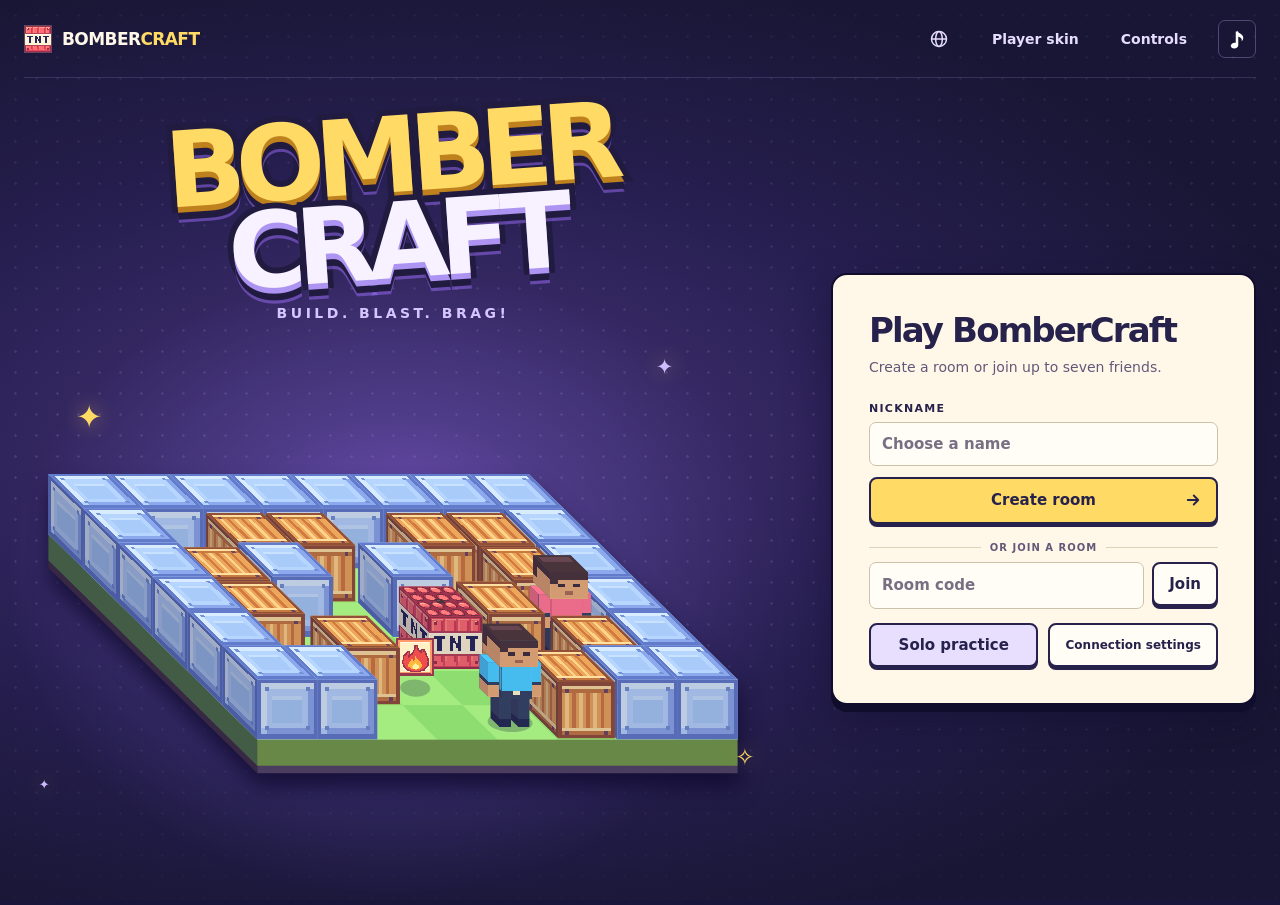
<file: index.html>
<!doctype html>
<html lang="en">
<head>
  <meta charset="utf-8">
  <meta name="viewport" content="width=device-width, initial-scale=1, interactive-widget=resizes-content">
  <meta name="theme-color" content="#19163b">
  <meta name="description" content="BomberCraft is a voxel arena game for up to eight players. Set the fuse and be the last player standing." data-i18n-content="BomberCraft is a voxel arena game for up to eight players. Set the fuse and be the last player standing.">
  <link rel="icon" href="./assets/tnt.svg" type="image/svg+xml">
  <link rel="stylesheet" href="./style.css">
  <title>BomberCraft</title>
</head>
<body>
  <div class="cabinet">
    <header class="topbar">
      <button class="brand" type="button" data-leave aria-label="BomberCraft home" data-i18n-aria-label="BomberCraft home">
        <img src="./assets/tnt.svg" alt="" width="28" height="28">
        <span>BOMBER<span>CRAFT</span></span>
      </button>
      <div class="top-actions">
        <button class="top-button language-button" type="button" data-language aria-label="Language" title="Language" data-i18n-aria-label="Language" data-i18n-title="Language"><svg width="20" height="20" viewBox="0 0 24 24" fill="none" stroke="currentColor" stroke-width="1.8" aria-hidden="true" focusable="false"><circle cx="12" cy="12" r="9"/><ellipse cx="12" cy="12" rx="4" ry="9"/><path d="M3 12h18"/></svg></button>
        <button class="top-button" type="button" data-skin data-i18n="Player skin">Player skin</button>
        <button class="top-button" type="button" data-help data-i18n="Controls">Controls</button>
        <button class="top-button sound-button" type="button" data-sound aria-label="Sound settings" data-i18n-aria-label="Sound settings">
          <img src="./assets/sound_icon.svg" alt="" width="20" height="20">
        </button>
      </div>
    </header>

    <main>
      <section id="home" class="home screen">
        <div class="marquee">
          <h1><span>BOMBER</span><span>CRAFT</span></h1>
          <p data-i18n="BUILD. BLAST. BRAG!">BUILD. BLAST. BRAG!</p>
          <div class="hero-board" aria-hidden="true">
            <span class="spark spark-one">✦</span><span class="spark spark-two">✦</span>
            <span class="spark spark-three">✧</span><span class="spark spark-four">✦</span>
            <canvas id="preview" width="700" height="435"></canvas>
          </div>
        </div>
        <section class="panel home-panel" aria-labelledby="play-title">
          <h2 id="play-title" data-i18n="Play BomberCraft">Play BomberCraft</h2>
          <p class="muted" data-i18n="Create a room or join up to seven friends.">Create a room or join up to seven friends.</p>
          <form id="room-form">
            <label for="nickname" data-i18n="Nickname">Nickname</label>
            <input id="nickname" name="nickname" maxlength="20" autocomplete="nickname" enterkeyhint="go" placeholder="Choose a name" data-i18n-placeholder="Choose a name">
            <button class="button gold full" id="create" type="submit" value="create"><span data-i18n="Create room">Create room</span> <svg class="create-arrow" width="18" height="18" viewBox="0 0 24 24" fill="none" stroke="currentColor" stroke-width="2.5" stroke-linecap="round" stroke-linejoin="round" aria-hidden="true" focusable="false"><path d="M5 12h14m-6-6 6 6-6 6"/></svg></button>
            <div class="divider" data-i18n="or join a room">or join a room</div>
            <div class="join-row">
              <input id="code" name="code" aria-label="Room code" maxlength="32" spellcheck="false" autocomplete="off" autocapitalize="off" autocorrect="off" enterkeyhint="go" placeholder="Room code" data-i18n-aria-label="Room code" data-i18n-placeholder="Room code">
              <button class="button cream" id="join" type="submit" value="join" data-i18n="Join">Join</button>
            </div>
          </form>
          <div class="home-options">
            <button class="button violet full practice" id="practice" type="button" data-i18n="Solo practice">Solo practice</button>
            <button class="button cream" id="connection" type="button" data-connection aria-haspopup="dialog" data-i18n="Connection settings">Connection settings</button>
          </div>
        </section>
      </section>

      <section id="lobby" class="screen centered" hidden>
        <div class="panel lobby-panel">
          <div class="panel-header lobby-header">
            <h1 data-i18n="Party lobby">Party lobby</h1>
            <button class="lobby-code" type="button" id="copy-code" title="Copy party code" data-i18n-title="Copy party code">
              <span id="party-code-label" data-i18n="Party code:">Party code:</span> <strong id="room-code"></strong>
            </button>
            <span id="code-copy-status" class="visually-hidden" role="status"></span>
            <div class="lobby-header-actions">
              <button class="button violet" type="button" data-skin data-i18n="Player skin">Player skin</button>
              <button class="button cream" type="button" data-leave data-i18n="Leave">Leave</button>
            </div>
          </div>
          <div class="lobby-content">
            <section class="lobby-roster" aria-label="Players in this room" data-i18n-aria-label="Players in this room">
              <div class="roster-heading"><h2 data-i18n="Players">Players</h2><p id="player-count" class="player-count"></p></div>
              <ul id="slots" class="slots" tabindex="0" aria-label="Player list" data-i18n-aria-label="Player list"></ul>
            </section>
          </div>
          <div class="lobby-footer">
            <div class="lobby-readiness">
              <p id="ready-count" class="ready-count"></p>
              <progress id="ready-progress" value="0" max="1" aria-label="Players ready" data-i18n-aria-label="Players ready"></progress>
              <p id="lobby-hint" role="status"></p>
            </div>
            <div class="lobby-actions">
              <button class="button violet" type="button" id="ready" aria-pressed="false" data-i18n="Ready up">Ready up</button>
              <button class="button gold" type="button" id="start" data-i18n="Start game">Start game</button>
            </div>
          </div>
        </div>
      </section>

      <section id="game" class="screen game" aria-label="Arena" hidden data-i18n-aria-label="Arena">
        <div class="arena-shell">
          <canvas id="arena" tabindex="-1" width="960" height="600" aria-label="BomberCraft arena" data-i18n-aria-label="BomberCraft arena"></canvas>
          <div id="joystick-area" class="joystick-area" aria-hidden="true"></div>
          <div class="arena-toolbar">
            <div class="arena-info">
              <p class="fps-indicator" aria-label="Performance and connection" aria-describedby="fps-description" title="FPS is the measured frame rate. Max is an uncapped estimate from CPU drawing time. Ping is the latest server round-trip time in milliseconds; solo practice is local." data-i18n-aria-label="Performance and connection" data-i18n-title="FPS is the measured frame rate. Max is an uncapped estimate from CPU drawing time. Ping is the latest server round-trip time in milliseconds; solo practice is local.">
                <button id="fps-toggle" class="fps-toggle" type="button" aria-label="Show maximum FPS" aria-expanded="false" aria-controls="fps-max" title="Click to show or hide maximum FPS" data-i18n-aria-label="Show maximum FPS" data-i18n-title="Click to show or hide maximum FPS">FPS <b id="fps-current">—</b><span id="fps-max" hidden> (<span data-i18n="max">max</span> <b id="fps-capacity">—</b>)</span></button>
                <span>Ping <b id="ping">—</b> ms</span>
              </p>
              <span id="fps-description" class="visually-hidden" data-i18n="Estimated maximum FPS uses CPU drawing time only. It excludes GPU work, game updates and display refresh limits.">Estimated maximum FPS uses CPU drawing time only. It excludes GPU work, game updates and display refresh limits.</span>
            </div>
            <div id="round-clock" class="round-clock" hidden>
              <time id="timer">02:00</time>
            </div>
            <div class="arena-actions">
              <button class="top-button" type="button" data-help data-i18n="Controls">Controls</button>
              <button class="top-button sound-button" type="button" data-sound aria-label="Sound settings" data-i18n-aria-label="Sound settings">
                <img src="./assets/sound_icon.svg" alt="" width="20" height="20">
              </button>
              <button class="top-button" type="button" data-leave data-i18n="Exit">Exit</button>
            </div>
          </div>
          <div id="round-notice" class="round-notice" role="status" hidden></div>
          <div class="arena-footer">
            <div class="upgrades" aria-label="Power-ups" data-i18n-aria-label="Power-ups">
              <span><img src="./assets/powerup_fire.svg" alt="Blast radius" title="Blast radius" data-i18n-alt="Blast radius" data-i18n-title="Blast radius"> <b id="fire">1</b></span>
              <span><img src="./assets/powerup_bomb.svg" alt="Bomb capacity" title="Bomb capacity" data-i18n-alt="Bomb capacity" data-i18n-title="Bomb capacity"> <b id="bombs">1</b></span>
              <span><img src="./assets/powerup_skate.svg" alt="Speed level" title="Speed level" data-i18n-alt="Speed level" data-i18n-title="Speed level"> <b id="speed">0</b></span>
            </div>
            <p id="game-hint" class="keyboard-hint" data-i18n="WASD / Arrows to move · Space for TNT">WASD / Arrows to move · Space for TNT</p>
          </div>
          <div class="touch-controls" aria-label="Touch controls" data-i18n-aria-label="Touch controls">
            <button type="button" id="joystick" class="joystick" aria-label="Movement joystick" aria-describedby="joystick-help" data-i18n-aria-label="Movement joystick">
              <span class="joystick-thumb" aria-hidden="true"></span>
            </button>
            <span id="joystick-help" class="visually-hidden" data-i18n="Touch the lower-left area to set the center. Drag to move. Release to stop.">Touch the lower-left area to set the center. Drag to move. Release to stop.</span>
            <button type="button" class="button gold touch-tnt" id="touch-tnt">TNT</button>
          </div>
        </div>
      </section>

      <section id="results" class="screen centered" hidden>
        <div class="panel results-panel">
          <div class="panel-header"><h1 id="results-title"></h1><button class="button cream small" type="button" data-leave data-i18n="Exit">Exit</button></div>
          <div class="results-content">
            <div class="podium">
              <div id="hero-trophy" class="hero-trophy" aria-hidden="true"></div>
              <h2 id="winner"></h2><p id="result-summary"></p>
            </div>
            <ol id="standings" class="standings" tabindex="0" aria-label="Match standings" data-i18n-aria-label="Match standings"></ol>
          </div>
          <div class="results-footer">
            <p class="results-countdown" id="results-countdown"></p>
            <button class="button gold" type="button" id="retry" hidden data-i18n="Practice again">Practice again</button>
          </div>
        </div>
      </section>
    </main>
  </div>

  <dialog id="language-dialog" class="panel" aria-labelledby="language-title">
    <form method="dialog">
      <div class="panel-header"><h2 id="language-title" data-i18n="Language">Language</h2><button class="button cream" aria-label="Close language settings" data-i18n="Done" data-i18n-aria-label="Close language settings">Done</button></div>
      <div class="dialog-body language-settings">
        <label for="language-select" data-i18n="Language preference">Language preference</label>
        <select id="language-select">
          <option value="" data-i18n="Automatic">Automatic</option>
          <option value="en" lang="en">English</option>
          <option value="pt-BR" lang="pt-BR">Português (Brasil)</option>
        </select>
        <p class="muted" data-i18n="Automatic uses your device or browser language.">Automatic uses your device or browser language.</p>
      </div>
    </form>
  </dialog>
  <dialog id="connection-status-dialog" class="panel" aria-labelledby="connection-status-title" aria-describedby="status">
    <form method="dialog">
      <div class="panel-header"><h2 id="connection-status-title" data-i18n="Connecting…">Connecting…</h2></div>
      <div class="dialog-body"><p id="status" class="connection-status-message" role="status"></p></div>
      <div class="connection-status-actions"><button class="button cream" id="cancel" type="button" autofocus data-i18n="Cancel">Cancel</button></div>
    </form>
  </dialog>
  <dialog id="connection-dialog" class="panel" aria-labelledby="connection-title">
    <form method="dialog">
      <div class="panel-header"><h2 id="connection-title" data-i18n="Connection settings">Connection settings</h2><button class="button cream" aria-label="Close connection settings" data-i18n="Done" data-i18n-aria-label="Close connection settings">Done</button></div>
      <div class="dialog-body connection-fields">
        <p class="muted" data-i18n="Choose the server used to create and join rooms.">Choose the server used to create and join rooms.</p>
        <label for="endpoint" data-i18n="Game server address">Game server address</label>
        <input id="endpoint" type="url" spellcheck="false" autocomplete="off" aria-describedby="connection-hint">
        <p id="connection-hint" class="muted" data-i18n="Use an HTTPS address for online play. Solo practice works offline.">Use an HTTPS address for online play. Solo practice works offline.</p>
      </div>
    </form>
  </dialog>
  <dialog id="help-dialog" class="panel">
    <form method="dialog">
      <div class="panel-header"><h2 data-i18n="Controls">Controls</h2><button class="button cream small" aria-label="Close controls" data-i18n="Close" data-i18n-aria-label="Close controls">Close</button></div>
      <div class="dialog-body">
        <dl class="controls-list"><div><dt data-i18n="Move">Move</dt><dd><span class="keyboard-instructions" data-i18n="WASD / Arrow keys">WASD / Arrow keys</span><span class="touch-instructions" data-i18n="Drag the joystick">Drag the joystick</span></dd></div><div><dt data-i18n="Place or throw TNT">Place or throw TNT</dt><dd><span class="keyboard-instructions" data-i18n="Space">Space</span><span class="touch-instructions" data-i18n="Tap TNT">Tap TNT</span></dd></div></dl>
        <p data-i18n="After elimination, steer your boat along the outer wall and throw TNT back into the arena. Boats leave when sudden death begins.">After elimination, steer your boat along the outer wall and throw TNT back into the arena. Boats leave when sudden death begins.</p>
        <p class="muted" data-i18n="The round continues while this window is open.">The round continues while this window is open.</p>
      </div>
    </form>
  </dialog>
  <dialog id="sound-dialog" class="panel">
    <form method="dialog">
      <div class="panel-header"><h2 data-i18n="Sound">Sound</h2><button class="button cream small" aria-label="Close sound settings" data-i18n="Done" data-i18n-aria-label="Close sound settings">Done</button></div>
      <div class="dialog-body">
        <label class="volume"><span data-i18n="Music">Music</span><input id="music" type="range" min="0" max="100" value="35"></label>
        <label class="volume"><span data-i18n="Effects">Effects</span><input id="effects" type="range" min="0" max="100" value="65"></label>
        <label class="mute"><input id="muted" type="checkbox"> <span data-i18n="Mute all sound">Mute all sound</span></label>
      </div>
    </form>
  </dialog>
  <dialog id="skin-dialog" class="panel" aria-labelledby="skin-title">
    <form method="dialog">
      <div class="panel-header"><h2 id="skin-title" data-i18n="Player skin">Player skin</h2><button class="button cream small" aria-label="Close player skin" data-i18n="Done" data-i18n-aria-label="Close player skin">Done</button></div>
      <div class="skin-layout dialog-body">
        <section class="skin-model-panel" aria-label="3D player preview" data-i18n-aria-label="3D player preview">
          <canvas class="player-viewer" width="480" height="380" tabindex="0" aria-label="Rotatable player model" aria-describedby="player-viewer-help" data-i18n-aria-label="Rotatable player model"></canvas>
          <p id="player-viewer-help" class="muted viewer-help" data-i18n="Drag or use arrow keys to rotate. Scroll or use the slider to zoom.">Drag or use arrow keys to rotate. Scroll or use the slider to zoom.</p>
          <div class="viewer-controls">
            <label class="viewer-zoom"><span data-i18n="Zoom">Zoom</span><input type="range" min="70" max="160" value="100" step="5" data-viewer-zoom></label>
            <button class="button cream small" type="button" data-viewer-reset data-i18n="Reset view">Reset view</button>
          </div>
        </section>
        <section class="skin-sheet" aria-label="Choose a skin" data-i18n-aria-label="Choose a skin">
          <h3 data-i18n="Built-in skins">Built-in skins</h3>
          <div class="skin-gallery" role="group" aria-label="Built-in skins" data-i18n-aria-label="Built-in skins"></div>
          <p class="skin-current"><span data-i18n="Selected skin:">Selected skin:</span> <strong data-current-skin></strong></p>
          <button class="button cream small" type="button" data-reset-skin data-i18n="Restore default">Restore default</button>
          <p class="muted skin-status" role="status"></p>
          <details class="skin-custom">
            <summary data-i18n="Import / export PNG">Import / export PNG</summary>
            <h3 data-i18n="PNG texture">PNG texture</h3>
            <canvas class="skin-preview" width="64" height="32" aria-label="Player skin texture" data-i18n-aria-label="Player skin texture"></canvas>
            <p data-i18n="Exports use BomberCraft’s 64 × 32 format. Keep the four marked pixels intact when editing.">Exports use BomberCraft’s 64 × 32 format. Keep the four marked pixels intact when editing.</p>
            <div class="skin-actions">
              <button class="button violet" type="button" data-import-skin="bombercraft" data-i18n="Import PNG">Import PNG</button>
              <button class="button gold" type="button" data-export-skin data-i18n="Export PNG">Export PNG</button>
            </div>
            <div class="skin-actions skin-actions-secondary">
              <button class="button violet" type="button" data-import-skin="minecraft" data-i18n="Import Minecraft Skin">Import Minecraft Skin</button>
            </div>
            <input type="file" accept="image/png,.png" data-skin-file="bombercraft" aria-label="Select BomberCraft skin PNG" hidden data-i18n-aria-label="Select BomberCraft skin PNG">
            <input type="file" accept="image/png,.png" data-skin-file="minecraft" aria-label="Select Minecraft skin PNG" hidden data-i18n-aria-label="Select Minecraft skin PNG">
            <p class="muted skin-import-note" data-i18n="Import skins you have permission to use. BomberCraft is independent of Mojang and Microsoft.">Import skins you have permission to use. BomberCraft is independent of Mojang and Microsoft.</p>
          </details>
        </section>
      </div>
    </form>
  </dialog>
  <template id="trophy-template">
    <svg viewBox="0 0 32 32" aria-hidden="true"><path d="M8 8H3v4c0 4 3 6 8 6m13-10h5v4c0 4-3 6-8 6M16 20v6m-6 2h12" fill="none" stroke="currentColor" stroke-width="3"/><path d="M8 4h16v8c0 5-3 9-8 9s-8-4-8-9z" fill="currentColor"/><path d="M11 7h3v8h-3z" fill="#fff1b7"/></svg>
  </template>
  <script type="module" src="./main.js"></script>
</body>
</html>
</file>
<file: style.css>
:root {
  --topbar-height: clamp(48px, 10dvh, 78px);
  color-scheme: dark;
  --bg: #19163b;
  --ink: #26224b;
  --cream: #fff8e8;
  --gold: #ffda65;
  --lavender: #d1c8ff;
  --muted: #625879;
  --violet: #a89bff;
  font-family: "DM Sans", system-ui, sans-serif;
  font-synthesis: none;
  color: var(--cream);
  background: var(--bg);
}
*, *::before, *::after { box-sizing: border-box; }
html { height: 100%; overflow: hidden; }
[hidden] { display: none !important; }
body {
  margin: 0;
  min-width: 280px;
  height: 100dvh;
  overflow: hidden;
  overscroll-behavior: none;
  background: radial-gradient(ellipse at 32% 51%, #4b367e 0%, #271f51 44%, #181634 78%);
}
body::before {
  content: "";
  position: fixed;
  inset: 0;
  pointer-events: none;
  background: radial-gradient(circle, #e2d6ff24 1px, transparent 1.5px) 5px 5px / 21px 21px;
  mask-image: linear-gradient(#0005, #000 55%, #0002);
  z-index: 0;
}
button, input { font: inherit; }
button { cursor: pointer; touch-action: manipulation; -webkit-tap-highlight-color: transparent; }
button:disabled { cursor: default; }
:focus-visible { outline: 3px solid #977cfe; outline-offset: 3px; }
h1, h2, p, dl, dd { margin: 0; }
.cabinet { width: min(100% - 48px, 1240px); height: 100%; margin-inline: auto; position: relative; display: grid; grid-template-rows: var(--topbar-height) minmax(0, 1fr); }
main { display: grid; min-width: 0; min-height: 0; }
.topbar {
  min-height: 0;
  height: var(--topbar-height);
  display: flex;
  align-items: center;
  justify-content: space-between;
  border-bottom: 1px solid #bfb4ff2b;
  position: relative;
}
.brand, .top-button {
  color: var(--cream);
  background: transparent;
  border: none;
  display: inline-flex;
  align-items: center;
  gap: 10px;
  padding: 8px 0;
  font-weight: 850;
}
.brand { letter-spacing: -.035em; font-size: 17px; }
.brand img { image-rendering: pixelated; border: 1px solid #f7969b5c; }
.brand span span { color: var(--gold); }
.top-actions { display: flex; align-items: center; gap: 20px; }
.top-button { font-size: 14px; padding: 8px 11px; border-radius: 7px; color: #e7ddff; }
@media (hover: hover) and (pointer: fine) {
  .top-button:hover { background: #fff2; }
}
.top-button:is(:active, .is-pressed) { background: #fff2; }
.sound-button { border: 1px solid #bfb4ff50; padding: 8px; }
.sound-button img { filter: brightness(0) invert(1); }
.language-button { justify-content: center; min-width: 44px; }
.language-settings { display: grid; gap: 12px; padding: 6px; }
.language-settings select { width: 100%; min-height: 44px; border: 1px solid #cec1a9; border-radius: 7px; padding: 8px 12px; background: #fffdf6; color: var(--ink); font: inherit; font-size: 16px; }
.screen { min-width: 0; min-height: 0; height: 100%; padding-block: clamp(10px, 3dvh, 26px); }
.home {
  display: grid;
  grid-template-columns: minmax(0, 1.5fr) minmax(305px, .9fr);
  align-items: center;
  gap: clamp(20px, 4vw, 64px);
  padding-block: clamp(12px, 3dvh, 30px);
}
.marquee { position: relative; text-align: center; isolation: isolate; min-width: 0; min-height: 0; height: 100%; display: grid; grid-template-rows: auto auto minmax(0, 1fr); align-content: center; }
.marquee h1 {
  font-family: "Archivo Black", "Arial Black", system-ui, sans-serif;
  font-weight: 1000;
  font-size: clamp(38px, min(8.2vw, 17dvh), 112px);
  letter-spacing: -.09em;
  line-height: .82;
  transform: rotate(-4deg);
  margin: 8px auto 12px;
  position: relative;
  z-index: 2;
  paint-order: stroke fill;
  -webkit-text-stroke: .11em #211b40;
  text-shadow: 0 .055em #be811e, 0 .092em #211b40, 0 .122em #211b40, 0 .15em #9a6cf680;
}
.marquee h1 span { display: block; color: var(--gold); }
.marquee h1 span + span { color: #f8f1ff; text-shadow: 0 .055em #ad94f2, 0 .09em #211b40, 0 .12em #211b40, 0 .15em #9a6cf680; }
.marquee > p { color: #d6c5ff; font-size: clamp(10px, 1.4vw, 14px); font-weight: 900; letter-spacing: .25em; margin: 8px 0 12px; position: relative; z-index: 2; }
.hero-board { position: relative; width: 100%; min-height: 0; margin: 0 auto; }
.hero-board::before {
  content: "";
  position: absolute;
  inset: -14% -4% -6%;
  background: radial-gradient(ellipse, #9775ff74 0%, #7662cc36 36%, transparent 69%);
  z-index: -1;
}
.hero-board canvas { width: 100%; height: 100%; display: block; filter: drop-shadow(2px 14px 10px #110b31cf); }
.spark { color: var(--gold); position: absolute; text-shadow: 0 0 20px #ffd6679c; z-index: 1; }
.spark-one { top: 12%; left: 7%; font-size: 32px; }
.spark-two { top: 4%; right: 12%; font-size: 21px; color: #cdbdff; }
.spark-three { bottom: 19%; right: 1%; font-size: 23px; }
.spark-four { bottom: 15%; left: 2%; font-size: 13px; color: #cdbdff; }
.panel {
  color-scheme: light;
  color: var(--ink);
  background: var(--cream);
  border: 2px solid #100c2c;
  border-radius: 16px;
  box-shadow: 0 7px #100c2c, 0 16px 44px #100c2c7a;
  padding: clamp(20px, 3vw, 36px);
}
.home-panel { width: 100%; max-width: 425px; max-height: 100%; overflow-y: auto; overscroll-behavior: contain; justify-self: end; }
.home-options { display: grid; grid-template-columns: 1fr 1fr; gap: 10px; margin-top: 14px; }
.home-options .button { margin: 0; }
#connection { font-size: 12px; }
.panel h1, .panel h2 { font-weight: 950; font-size: clamp(24px, 3vw, 34px); line-height: 1.12; letter-spacing: -.055em; }
.panel .muted { color: var(--muted); line-height: 1.5; font-size: 14px; }
.home-panel > .muted { margin: 7px 0 24px; }
label, .eyebrow { display: block; font-size: 11px; font-weight: 900; text-transform: uppercase; letter-spacing: .115em; }
label + input, .lobby-panel > label + .join-row { margin-top: 7px; }
input:not([type=range], [type=checkbox]) {
  width: 100%;
  min-width: 0;
  border: 1px solid #cec1a9;
  border-radius: 7px;
  color: var(--ink);
  background: #fffdf6;
  font-size: 15px;
  font-weight: 650;
  min-height: 44px;
  padding: 0 12px;
}
input::placeholder { color: #786f83; opacity: 1; }
.button {
  color: var(--ink);
  min-height: 44px;
  border: 2px solid var(--ink);
  border-radius: 8px;
  box-shadow: 0 3px var(--ink);
  font-weight: 900;
  font-size: 15px;
  padding: 5px 15px;
  margin-bottom: 3px;
}
@media (hover: hover) and (pointer: fine) {
  .button:hover:not(:disabled) { filter: brightness(1.06); transform: translateY(-1px); }
}
.button:is(:active, .is-pressed):not(:disabled) { transform: translateY(2px); box-shadow: 0 1px var(--ink); }
.button:disabled { opacity: .55; }
.cream { background: #fffdf5; }
.gold { background: var(--gold); }
.violet { background: #e8dfff; }
.green { background: #a3e9a9; }
.coral { background: #ff9da8; }
.small { min-height: 36px; font-size: 13px; padding-inline: 12px; }
.full { display: flex; align-items: center; justify-content: center; position: relative; width: 100%; }
.create-arrow { position: absolute; right: 14px; top: 50%; transform: translateY(-50%); pointer-events: none; }
#create { margin-top: 11px; min-height: 47px; padding-inline: 40px; }
.divider { display: flex; align-items: center; gap: 9px; text-transform: uppercase; color: var(--muted); font-size: 10px; font-weight: 900; letter-spacing: .1em; margin: 18px 0 9px; }
.divider::before, .divider::after { content: ""; flex: 1; height: 1px; background: #ded2bc; }
.join-row { display: grid; grid-template-columns: minmax(0, 1fr) auto; gap: 8px; align-items: stretch; }
.practice { margin-top: 14px; }
.centered { display: grid; place-items: center; }
.centered > .panel { width: min(100%, 1040px); height: min(100%, 520px); min-height: 0; overflow: hidden; display: flex; flex-direction: column; }
.panel-header { display: flex; flex: none; justify-content: space-between; align-items: center; gap: 15px; margin-bottom: 16px; }
.panel-header > :first-child { min-width: 0; }
.panel-header .button { flex: none; }
.centered > .lobby-panel { width: min(100%, 1120px); height: min(100%, 580px); }
.lobby-header { display: grid; grid-template-columns: minmax(0, 1fr) auto minmax(0, 1fr); gap: 16px; }
.lobby-header h1 { justify-self: start; white-space: nowrap; }
.lobby-code { display: flex; align-items: center; justify-self: center; gap: 6px; min-height: 44px; padding: 6px 8px; border: 0; border-radius: 7px; color: var(--muted); background: transparent; font-size: 14px; white-space: nowrap; }
@media (hover: hover) and (pointer: fine) {
  .lobby-code:hover { background: #f0e8f9; }
}
.lobby-code:is(:active, .is-pressed) { background: #f0e8f9; }
#party-code-label { min-width: 5.5em; text-align: left; }
.lobby-header-actions { display: flex; justify-self: end; gap: 10px; }
.lobby-header-actions .button { min-height: 44px; margin: 0; }
.lobby-content { display: flex; min-height: 0; flex: 1; }
#room-code { color: var(--ink); font-family: ui-monospace, SFMono-Regular, Consolas, monospace; font-size: 18px; font-weight: 800; letter-spacing: .025em; }
.lobby-roster { flex: 1; display: grid; grid-template-rows: auto minmax(0, 1fr); gap: 12px; min-width: 0; min-height: 0; }
.roster-heading { display: flex; align-items: center; justify-content: flex-start; gap: 12px; }
.roster-heading h2 { font-size: 18px; }
.player-count { padding: 4px 10px; border: 1px solid #ddcfea; border-radius: 20px; color: #6e5786; background: #f0e8f9; font-size: 12px; font-weight: 850; font-variant-numeric: tabular-nums; }
.lobby-footer { flex: none; display: flex; align-items: center; justify-content: space-between; gap: 24px; border-top: 1px solid #e3d7c4; margin-top: 16px; padding-top: 14px; }
.lobby-readiness { flex: 1; min-width: 0; max-width: 460px; }
.ready-count { font-size: 14px; font-weight: 900; }
#ready-progress { display: block; width: 100%; height: 5px; margin: 6px 0; appearance: none; border: 0; border-radius: 5px; overflow: hidden; background: #e6ddce; }
#ready-progress::-webkit-progress-bar { background: #e6ddce; border-radius: 5px; }
#ready-progress::-webkit-progress-value { background: #8c6cbd; border-radius: 5px; }
#ready-progress::-moz-progress-bar { background: #8c6cbd; border-radius: 5px; }
#lobby[data-all-ready=true] #ready-progress::-webkit-progress-value { background: #5f9e69; }
#lobby[data-all-ready=true] #ready-progress::-moz-progress-bar { background: #5f9e69; }
.slots, .standings { list-style: none; padding: 0; margin: 0; }
.slots { display: grid; grid-template-columns: minmax(0, 1fr) minmax(0, 1fr); align-content: start; gap: 8px; }
.slots, .standings { min-height: 0; overflow-y: auto; overscroll-behavior: contain; scrollbar-width: thin; scrollbar-color: #ad94d0 #f3ead9; padding-right: 4px; }
.slots li, .standings li { border: 1px solid #e3d7bf; border-radius: 7px; background: #fffdf5; padding: 8px 10px; min-width: 0; }
.slots .slot-card { display: grid; grid-template-columns: 44px minmax(0, 1fr) auto; align-items: center; gap: 10px; min-height: 72px; padding: 10px 12px; border: 1px solid #e1d7c7; border-left: 4px solid var(--slot, #d2c7d8); border-radius: 10px; background: #fffdf5; }
.slots .slot-card.is-self { box-shadow: inset 0 0 0 1px #9d83c3; }
.slots .slot-card.is-ready { background: #f1f8eb; }
.slots .slot-card.is-empty { border: 1px dashed #d7cdbb; background: #f5efe3; color: #7e7486; }
.slots .is-empty strong { font-weight: 650; font-size: 13px; }
.empty-avatar { position: relative; display: block; width: 44px; height: 34px; border: 1px dashed #cbbfd1; border-radius: 7px; color: #ac9ab9; background: #ece5ec; }
.empty-avatar::before, .empty-avatar::after { content: ""; position: absolute; left: 50%; top: 50%; width: 14px; height: 2px; background: currentColor; transform: translate(-50%, -50%); }
.empty-avatar::after { width: 2px; height: 14px; }
.player-tags { display: flex; gap: 4px; align-items: center; min-height: 14px; margin-top: 3px; color: #8c8094; font-size: 11px; white-space: nowrap; }
.player-tags:empty { display: none; }
.player-badge { padding: 1px 5px; border-radius: 4px; color: #6d5789; background: #e9dff7; font-size: 9px; font-weight: 900; letter-spacing: .04em; line-height: 12px; text-transform: uppercase; }
.player-badge.host { background: #ffedb8; color: #805b18; }
.player-ready { min-width: 74px; padding: 5px 7px; border-radius: 6px; background: #efe7d8; color: #796b55; font-size: 11px; font-weight: 800; line-height: 1.2; text-align: center; white-space: nowrap; }
.is-ready .player-ready { background: #dcefd4; color: #356442; }
.player-details { min-width: 0; }
.avatar-face {
  display: block;
  flex: none;
  width: 44px;
  height: 32px;
  border: 2px solid var(--slot);
  border-radius: 4px;
  background: #344362;
  image-rendering: pixelated;
}
.avatar-face-large { width: 104px; height: 74px; border-color: var(--gold); box-shadow: 0 4px #211b40; }
.slots strong, .standings strong { display: block; overflow: hidden; text-overflow: ellipsis; white-space: nowrap; font-size: 14px; }
#lobby-hint { margin: 0; color: var(--muted); font-size: 12px; line-height: 1.4; }
.lobby-actions { display: flex; flex: none; gap: 10px; }
.lobby-actions .button { min-width: 140px; min-height: 46px; margin: 0; }
.round-clock { display: flex; align-items: center; justify-self: center; }
.round-clock time { background: var(--gold); min-width: 83px; text-align: center; padding: 4px 10px; border: 2px solid #14102e; border-radius: 7px; box-shadow: 0 3px #14102e; color: var(--ink); font-size: 24px; font-weight: 950; font-variant-numeric: tabular-nums; line-height: 1.1; }
.round-clock.hurry time { background: #ff8592; }
body[data-screen=game] { overflow: hidden; }
body[data-screen=game] > .cabinet { width: 100%; }
body[data-screen=game] .topbar, body[data-screen=results] .topbar, body[data-screen=lobby] .topbar { display: none; }
body[data-screen=game] > .cabinet, body[data-screen=results] > .cabinet, body[data-screen=lobby] > .cabinet { grid-template-rows: minmax(0, 1fr); }
.game { position: fixed; inset: 0; padding: 0; }
.arena-shell { position: relative; width: 100%; height: 100%; background: radial-gradient(ellipse at 50% 28%, #90a9ea, #4a4094 70%, #38306d); overflow: hidden; }
#arena { --arena-padding-top: 58; --arena-padding-bottom: 44; --arena-padding-inline: 0; width: 100%; height: 100%; display: block; touch-action: none; }
.arena-toolbar { position: absolute; z-index: 1; inset: 0 0 auto; display: grid; grid-template-columns: minmax(0, 1fr) auto minmax(0, 1fr); align-items: start; gap: 12px; padding: max(14px, env(safe-area-inset-top)) max(18px, env(safe-area-inset-right)) 0 max(18px, env(safe-area-inset-left)); }
.arena-info { display: flex; flex-direction: column; align-items: start; gap: 6px; }
.fps-indicator { display: flex; align-items: center; gap: 10px; min-height: 38px; padding: 8px 12px; border: 1px solid #c8baff50; border-radius: 8px; background: #211a49e8; color: var(--lavender); font-size: 13px; line-height: 1.2; }
.fps-toggle { border: 0; padding: 0; background: transparent; color: inherit; font: inherit; white-space: nowrap; cursor: pointer; }
.fps-toggle:is(:active, .is-pressed) { color: var(--gold); }
.fps-indicator span { white-space: nowrap; }
.fps-indicator b { color: var(--cream); font-variant-numeric: tabular-nums; }
.arena-actions { display: flex; align-items: center; gap: 4px; justify-self: end; padding: 3px 7px; border: 1px solid #c8baff50; border-radius: 8px; background: #211a49d9; }
.arena-actions .top-button { min-height: 34px; padding: 5px 9px; font-size: 13px; }
.arena-actions .sound-button { border: 0; }
.round-notice { position: absolute; pointer-events: none; left: 50%; top: 90px; transform: translateX(-50%); max-width: 95%; width: max-content; display: flex; align-items: center; justify-content: center; gap: 10px; text-align: center; padding: 7px 14px; border-radius: 8px; border: 2px solid var(--ink); box-shadow: 0 3px var(--ink); background: var(--gold); color: var(--ink); font-weight: 950; }
.arena-footer { position: absolute; inset: auto 0 0; display: flex; align-items: center; justify-content: space-between; gap: 12px; padding: 0 max(18px, env(safe-area-inset-right)) max(14px, env(safe-area-inset-bottom)) max(18px, env(safe-area-inset-left)); color: var(--lavender); }
.upgrades, .upgrades span { display: flex; align-items: center; gap: 6px; }
.upgrades { gap: 5px; }
.upgrades span { background: #1b143ad9; padding: 7px 10px; border: 1px solid #a791e15c; border-radius: 6px; font-size: 14px; }
.upgrades img { width: 18px; height: 18px; image-rendering: pixelated; }
.keyboard-hint { padding: 9px 12px; border: 1px solid #c8baff40; border-radius: 7px; background: #211a49d9; font-size: 12px; text-align: right; }
.touch-controls { position: absolute; inset: auto 0 0; display: none; align-items: end; justify-content: space-between; padding: 0 max(clamp(32px, 5vw, 72px), env(safe-area-inset-right)) max(clamp(22px, 5dvh, 32px), env(safe-area-inset-bottom)) max(clamp(32px, 5vw, 72px), env(safe-area-inset-left)); pointer-events: none; touch-action: none; }
.joystick-area { position: absolute; left: 0; bottom: 0; width: 50%; height: 70%; display: none; touch-action: none; }
.touch-controls, .touch-controls *, .joystick-area { user-select: none; -webkit-user-select: none; -webkit-touch-callout: none; -webkit-tap-highlight-color: transparent; }
.touch-controls button { pointer-events: auto; }
.joystick { --stick-x: 0px; --stick-y: 0px; --stick-origin-x: 0px; --stick-origin-y: 0px; position: relative; width: 144px; height: 144px; padding: 0; border: 2px solid #c4b5ff80; border-radius: 50%; background: radial-gradient(circle, #a996e94d 0 23%, transparent 24% 66%, #d0c0ff18 67%), #241c50a6; box-shadow: inset 0 2px 15px #120e3633, 0 3px #100c2c66; touch-action: none; transform: translate(var(--stick-origin-x), var(--stick-origin-y)); }
.joystick-thumb { position: absolute; left: 50%; top: 50%; width: 60px; height: 60px; margin: -30px; transform: translate(var(--stick-x), var(--stick-y)); border: 2px solid #ded3ff; border-radius: 50%; background: radial-gradient(circle at 38% 30%, #b4a2f4, #7258b2); box-shadow: 0 4px 9px #100c2c66; pointer-events: none; }
.joystick.held { border-color: #e8ddff; background-color: #382a68c9; }
.touch-instructions { display: none; }
.visually-hidden { position: absolute; width: 1px; height: 1px; padding: 0; overflow: hidden; clip-path: inset(50%); white-space: nowrap; }
.touch-tnt { min-width: 96px; min-height: 76px; font-size: 18px; }
.results-content { display: grid; grid-template-columns: minmax(160px, .65fr) minmax(0, 1.35fr); align-items: stretch; gap: clamp(16px, 3vw, 28px); flex: 1; min-height: 0; }
.podium { display: flex; flex-direction: column; justify-content: center; min-width: 0; min-height: 0; overflow: hidden; border-radius: 9px; text-align: center; padding: 18px 12px; color: #fff9e8; background: radial-gradient(ellipse at 50% 20%, #735bc6, #39306d); margin-bottom: 0; }
#winner { overflow-wrap: anywhere; font-size: clamp(20px, 3vw, 34px); }
.podium p { margin-top: 5px; font-size: 13px; color: #e4d9ff; }
.hero-trophy { display: flex; align-items: center; justify-content: center; gap: 16px; margin-bottom: 12px; }
.hero-trophy:empty { display: none; }
.hero-trophy svg { width: 60px; color: var(--gold); filter: drop-shadow(0 3px #39235c); }
.standings { display: grid; grid-template-columns: minmax(0, 1fr) minmax(0, 1fr); align-content: start; gap: 8px; }
.standings li { display: grid; grid-template-columns: 44px minmax(0, 1fr) auto; align-items: center; gap: 10px; border-left: 5px solid var(--slot); }
.standings li.awarded { background: #fff0b9; }
.trophies { display: flex; gap: 4px; }
.trophies svg { width: 20px; height: 20px; color: #bd8731; }
.trophies svg.empty { color: #a9a1b3; opacity: .55; }
.results-footer { display: flex; flex: none; align-items: center; justify-content: center; gap: 16px; margin-top: 16px; min-height: 32px; }
.results-countdown { font-size: 13px; font-weight: 800; text-align: center; color: var(--muted); }
#retry { margin: 0; }
#results[data-player-count="1"] > .results-panel { width: min(100%, 560px); height: min(100%, 360px); }
#results[data-player-count="1"] .standings { grid-template-columns: minmax(0, 1fr); align-content: center; }
#results[data-player-count="1"] .podium { padding: 12px; }
#results[data-player-count="1"] .hero-trophy { gap: 8px; margin-bottom: 8px; }
#results[data-player-count="1"] .avatar-face-large { width: 64px; height: 46px; }
#results[data-player-count="1"] .hero-trophy svg { width: 40px; }
#results[data-player-count="1"] #winner { font-size: 22px; }
dialog.panel { width: min(calc(100% - 32px), 480px); max-height: calc(100dvh - 24px); overflow: hidden; padding: clamp(14px, 3dvh, 28px); }
dialog form { display: flex; flex-direction: column; max-height: calc(100dvh - 84px); min-height: 0; }
.dialog-body { min-height: 0; overflow-y: auto; overscroll-behavior: contain; scrollbar-width: thin; }
.connection-fields { display: grid; gap: 10px; }
.connection-fields label + input { margin-top: 0; }
.connection-status-message { color: var(--muted); overflow-wrap: anywhere; }
.connection-status-actions { display: flex; justify-content: flex-end; flex: none; margin-top: 16px; }
.connection-status-actions .button { min-width: 96px; }
dialog .panel-header h2 { font-size: clamp(20px, 3vw, 28px); }
#connection-hint { font-size: 12px; }
dialog::backdrop { background: #15112dcf; backdrop-filter: blur(4px); }
dialog p { font-size: 14px; line-height: 1.5; }
dialog p + p { margin-top: 9px; }
#skin-dialog {
  width: min(calc(100% - 32px), 860px);
  max-height: calc(100dvh - 24px);
  overflow: hidden;
}
.skin-layout { display: grid; grid-template-columns: minmax(0, 3fr) minmax(220px, 2fr); gap: 24px; }
.player-viewer {
  display: block;
  width: 100%;
  height: clamp(90px, 30dvh, 300px);
  border: 2px solid var(--ink);
  border-radius: 10px;
  background:
    radial-gradient(ellipse at 50% 46%, #6552a6, transparent 75%),
    radial-gradient(circle, #e2d6ff30 1px, transparent 1.5px) 0 0 / 16px 16px,
    #2d2458;
  cursor: grab;
  touch-action: none;
}
.player-viewer:active { cursor: grabbing; }
.viewer-help { margin-top: 8px; }
.viewer-controls, .viewer-zoom { display: flex; align-items: center; gap: 10px; }
.viewer-controls { justify-content: space-between; margin-top: 9px; }
.viewer-zoom { flex: 1; }
.viewer-zoom input { min-width: 0; width: 100%; accent-color: #7857c6; }
.skin-sheet { align-self: start; min-width: 0; padding: 6px; }
.skin-sheet h3 { margin: 0 0 10px; font-size: 16px; }
.skin-model-panel { position: sticky; top: 0; align-self: start; min-width: 0; }
.skin-gallery { display: grid; grid-template-columns: repeat(3, minmax(0, 1fr)); gap: 8px; padding: 6px; }
.skin-option { display: flex; flex-direction: column; align-items: center; justify-content: center; gap: 4px; min-height: 86px; padding: 6px 4px; border: 2px solid #d8cbb7; border-radius: 8px; background: #fffdf5; color: var(--ink); font-size: 11px; font-weight: 800; }
.skin-option canvas { width: 40px; height: 52px; image-rendering: pixelated; pointer-events: none; }
.skin-option[aria-pressed=true] { border-color: #7857c6; background: #e8dfff; box-shadow: inset 0 0 0 1px #7857c6; }
.skin-option:is(:active, .is-pressed) { background: #d6c7f0; }
.skin-current { margin-block: 10px 6px; font-size: 12px; }
.skin-status:empty { display: none; }
.panel .skin-status { margin-top: 8px; font-size: 12px; }
.skin-custom { margin-top: 12px; border-top: 1px solid #ddcfb7; padding-top: 10px; }
.skin-custom summary { min-height: 36px; padding-block: 7px; font-size: 12px; font-weight: 800; cursor: pointer; touch-action: manipulation; -webkit-tap-highlight-color: transparent; }
.skin-custom h3 { margin-top: 10px; }
.skin-preview {
  display: block;
  width: 256px;
  max-width: 100%;
  height: auto;
  margin: 0 0 14px;
  background: conic-gradient(#e5dccd 25%, #fffaf0 0 50%, #e5dccd 0 75%, #fffaf0 0) 0 0 / 8px 8px;
  image-rendering: pixelated;
}
.skin-actions { display: flex; flex-wrap: wrap; gap: 8px; margin: 12px 0 4px; }
.skin-actions .button { flex: 1 0 auto; padding-inline: 9px; }
.skin-actions-secondary { margin-top: 8px; }
.panel .skin-import-note { margin-top: 8px; font-size: 12px; }
.controls-list { margin-bottom: 14px; }
.controls-list > div, .volume { display: flex; gap: 10px; align-items: center; justify-content: space-between; border-bottom: 1px solid #e5d8bd; padding: 11px 0; }
.controls-list dt { font-size: 14px; font-weight: 800; }
.controls-list dd { font-size: 13px; text-align: right; }
.volume input { width: 65%; accent-color: #7857c6; }
.mute { margin-top: 13px; display: flex; align-items: center; gap: 7px; }
.mute input { accent-color: #7857c6; }
@media (pointer: coarse) {
  #nickname, #code { font-size: 16px; }
  .touch-controls { display: flex; }
  .joystick-area { display: block; }
  #arena { --arena-padding-bottom: 24; --arena-padding-inline: 96; }
  .arena-footer { inset: 50% max(18px, env(safe-area-inset-right)) auto auto; padding: 0; transform: translateY(-50%); }
  .upgrades { flex-direction: column; align-items: stretch; gap: 8px; }
  .upgrades span { justify-content: space-between; }
  .touch-instructions { display: inline; }
  .keyboard-instructions { display: none; }
  .keyboard-hint { display: none; }
}

body.home-editing > .cabinet { position: fixed; inset-inline: 0; top: var(--home-viewport-top); height: var(--home-viewport-height); grid-template-rows: minmax(0, 1fr); }
.home-editing .topbar, .home-editing .marquee, .home-editing .home-panel > h2, .home-editing .home-panel > .muted, .home-editing .home-options, .home-editing #room-form .divider { display: none; }
.home-editing #home { grid-template-columns: minmax(0, 1fr); padding-block: 6px; }
.home-editing .home-panel { width: 100%; max-width: 720px; justify-self: center; padding: 10px; }
.home-editing #room-form { display: grid; grid-template-columns: minmax(0, 1fr) auto; gap: 8px; align-items: stretch; }
.home-editing #room-form > label { position: absolute; width: 1px; height: 1px; overflow: hidden; clip-path: inset(50%); white-space: nowrap; }
.home-editing #nickname { grid-column: 1; grid-row: 1; margin: 0; }
.home-editing #create { grid-column: 2; grid-row: 1; width: auto; min-width: 124px; min-height: 44px; margin: 0 0 3px; padding-inline: 14px; }
.home-editing .create-arrow { display: none; }
.home-editing #room-form .join-row { display: contents; }
.home-editing #code { grid-column: 1; grid-row: 2; }
.home-editing #join { grid-column: 2; grid-row: 2; }
@media (pointer: coarse) and (min-aspect-ratio: 3 / 2) {
  #arena { --arena-padding-inline: 0; }
}
@media (max-width: 700px) and (orientation: landscape) {
  .arena-toolbar { gap: 8px; padding-top: 10px; padding-inline: max(12px, env(safe-area-inset-left)) max(12px, env(safe-area-inset-right)); }
  .fps-indicator { gap: 6px; padding-inline: 8px; font-size: 11px; }
  .arena-actions { gap: 0; padding-inline: 4px; }
  .arena-actions .top-button { padding-inline: 6px; font-size: 12px; }
}
@media (orientation: landscape) and (max-height: 650px), (orientation: landscape) and (max-width: 960px) {
  :root { --topbar-height: 48px; }
  .cabinet { width: calc(100% - 32px); }
  .top-actions { gap: 6px; }
  .top-button { min-height: 44px; padding-inline: 10px; }
  .topbar .sound-button { position: relative; min-width: 44px; justify-content: center; border-color: transparent; }
  .topbar .sound-button::before { content: ""; position: absolute; inset: 4px; border: 1px solid #bfb4ff50; border-radius: 6px; pointer-events: none; }
  .brand { font-size: 15px; }
  .home { grid-template-columns: minmax(0, 1fr) minmax(280px, 1.05fr); gap: 20px; padding-block: 10px; }
  .marquee h1 { font-size: clamp(36px, min(7vw, 15dvh), 76px); margin-bottom: 8px; }
  .marquee > p { margin-block: 8px; font-size: 10px; }
  .home-panel { max-width: 520px; padding: 14px 18px; }
  .home-panel h2 { font-size: 24px; }
  .home-panel > .muted { margin: 4px 0 10px; font-size: 12px; }
  #room-form { display: grid; grid-template-columns: auto minmax(0, 1fr); gap: 8px 12px; align-items: center; }
  #nickname { margin-top: 0; }
  #create { grid-column: 1 / -1; margin-block: 0; min-height: 44px; }
  #room-form .divider { display: none; }
  #room-form .join-row { grid-column: 1 / -1; margin-top: 6px; }
  .home-options { margin-top: 10px; gap: 8px; }
  .centered > .panel { padding: 16px; }
  .panel-header { margin-bottom: 12px; }
  .panel-header h1 { font-size: 24px; }
  .panel-header .button { min-height: 44px; }
  .slots li, .standings li { padding: 6px 8px; min-height: 48px; gap: 8px; }
  .slots .avatar-face, .standings .avatar-face { width: 36px; height: 27px; }
  .standings li { grid-template-columns: 36px minmax(0, 1fr) auto; }
  .trophies { gap: 2px; }
  .trophies svg { width: 16px; height: 16px; }
  .results-footer { margin-top: 12px; }
  .hero-trophy { gap: 10px; margin-bottom: 12px; }
  .avatar-face-large { width: 84px; height: 60px; }
  .hero-trophy svg { width: 44px; }
  .skin-layout { grid-template-columns: minmax(0, 1fr) minmax(0, 1fr); gap: 18px; }
  .skin-preview { width: 160px; margin-bottom: 10px; }
  .skin-sheet > p { font-size: 12px; }
  .skin-option { min-height: 68px; padding: 4px 3px; gap: 3px; }
  .skin-option canvas { width: 30px; height: 39px; }
  .viewer-help { font-size: 11px !important; }
}
@media (orientation: landscape) and (max-height: 420px) {
  .home { gap: 16px; padding-block: 6px; }
  .home-panel { padding: 10px; }
  .home-panel h2 { font-size: 22px; margin-bottom: 6px; }
  .home-panel > .muted { display: none; }
  #room-form { gap: 6px 10px; }
  .home-options { margin-top: 8px; }
  .home-options .button { padding-inline: 8px; font-size: 13px; }
  .centered > .panel { padding: 12px; }
  .panel-header { margin-bottom: 8px; }
  .slots { gap: 6px; }
  .podium { padding: 12px 8px; }
  .results-footer { margin-top: 8px; }
  .results-countdown { font-size: 12px; }
  .viewer-controls { flex-wrap: wrap; }
  .viewer-help { display: none; }
}
@media (orientation: landscape) and (max-width: 760px) {
  .standings { grid-template-columns: minmax(0, 1fr); }
  .results-content { grid-template-columns: minmax(140px, .65fr) minmax(0, 1.35fr); gap: 14px; }
  .slots li { gap: 6px; padding-inline: 6px; }
  .slots .avatar-face { width: 28px; height: 22px; }
  .slots strong { font-size: 13px; }
  .slots small { font-size: 9px; }
  .top-actions { gap: 0; }
  .top-button { font-size: 13px; padding-inline: 8px; }
}
@media (orientation: landscape) and (max-width: 620px) {
  .slots { grid-template-columns: minmax(0, 1fr); }
  .slots .avatar-face { width: 36px; height: 27px; }
  .slots strong { font-size: 14px; }
  .slots small { font-size: 10px; }
}

@media (orientation: landscape) and (max-height: 650px), (orientation: landscape) and (max-width: 960px) {
  .lobby-roster { gap: 8px; }
  .roster-heading h2 { font-size: 16px; }
  .player-count { padding: 3px 9px; font-size: 11px; }
  .slots .slot-card { grid-template-columns: 36px minmax(0, 1fr) auto; min-height: 48px; padding: 6px 8px; gap: 8px; }
  .slots .avatar-face, .empty-avatar { width: 36px; height: 27px; }
  .slots strong { font-size: 14px; }
  .player-ready { min-width: 60px; padding: 4px 5px; font-size: 10px; }
  .player-tags { margin-top: 2px; font-size: 10px; }
  .player-badge { padding: 0 4px; }
  .lobby-footer { gap: 18px; margin-top: 12px; padding-top: 12px; }
  .lobby-actions { gap: 8px; }
  .lobby-actions .button { min-width: 120px; min-height: 44px; padding-inline: 12px; font-size: 14px; }
  .ready-count { font-size: 12px; }
  #ready-progress { height: 4px; margin-block: 4px; }
  #lobby-hint { font-size: 11px; }
}
@media (orientation: landscape) and (max-height: 420px) {
  #lobby { padding-block: 8px; }
  .lobby-footer { margin-top: 6px; padding-top: 6px; }
  .lobby-roster { gap: 4px; }
  .lobby-roster .slots { gap: 6px; }
  .lobby-header-actions { gap: 8px; }
  .lobby-header-actions .button { font-size: 13px; padding-inline: 12px; }
}
@media (orientation: landscape) and (max-width: 720px) {
  .lobby-roster .slots { grid-template-columns: minmax(0, 1fr) minmax(0, 1fr); }
  .lobby-actions .button { min-width: 104px; }
  .lobby-footer { gap: 14px; }
}

@media (orientation: landscape) and (max-width: 720px) {
  .lobby-header { gap: 8px; }
  .lobby-header h1 { font-size: 22px; }
  #room-code { font-size: 16px; }
  .lobby-code { font-size: 12px; }
  .lobby-header-actions { gap: 6px; }
  .lobby-header-actions .button { font-size: 12px; padding-inline: 8px; }
}
</file>
